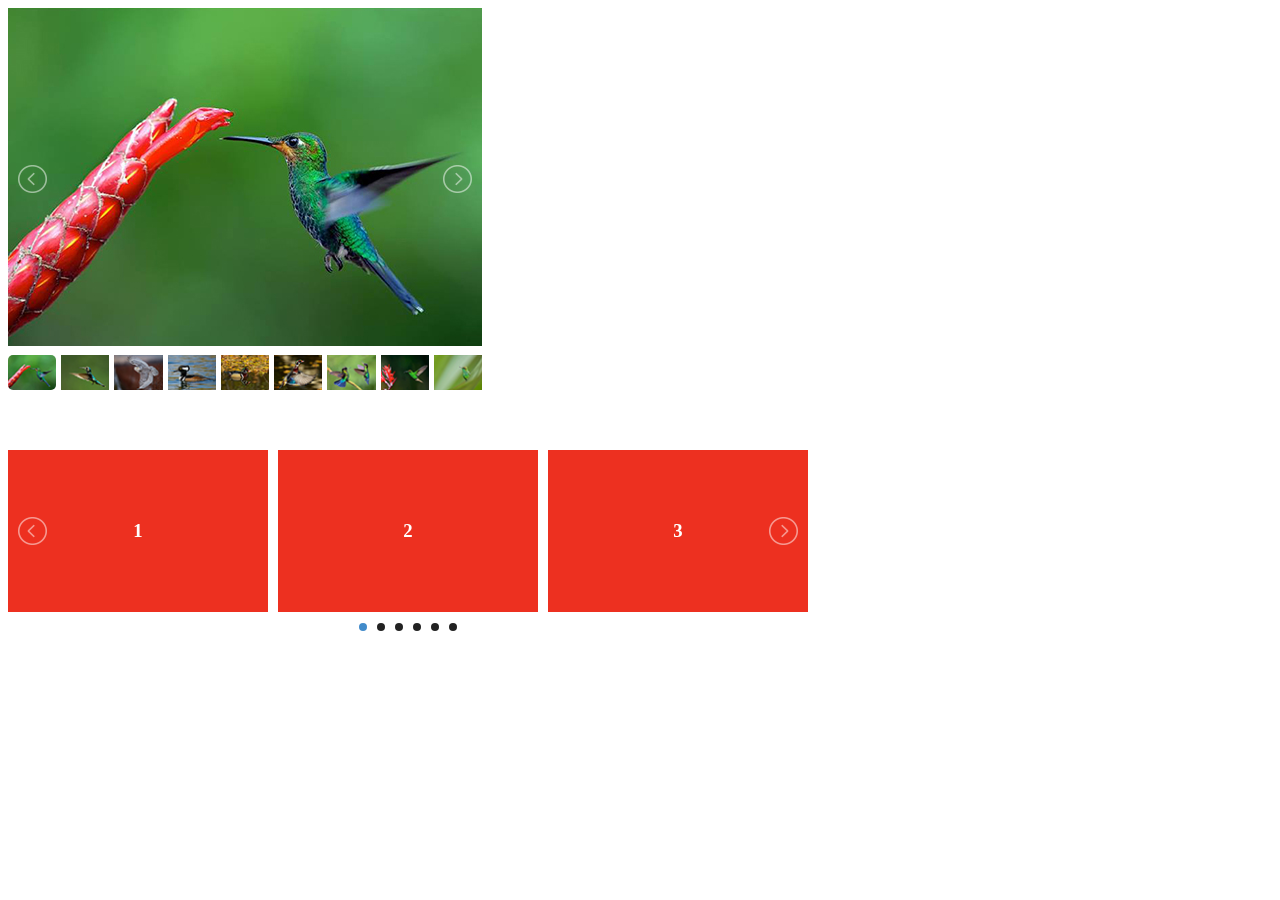
<file: assets/css/lightslider-master/demo/index.html>
<!DOCTYPE html>
<html lang="en">
    <head>
    <title>lightSlider Demo</title>
    <meta charset="utf-8">
    <meta http-equiv="X-UA-Compatible" content="IE=edge">
    <meta name="description" content="">
    <link rel="stylesheet"  href="../src/css/lightslider.css"/>
    <style>
    	ul{
			list-style: none outside none;
		    padding-left: 0;
            margin: 0;
		}
        .demo .item{
            margin-bottom: 60px;
        }
		.content-slider li{
		    background-color: #ed3020;
		    text-align: center;
		    color: #FFF;
		}
		.content-slider h3 {
		    margin: 0;
		    padding: 70px 0;
		}
		.demo{
			width: 800px;
		}
    </style>
    <script src="http://ajax.googleapis.com/ajax/libs/jquery/1.9.1/jquery.min.js"></script>
    <script src="../src/js/lightslider.js"></script> 
    <script>
    	 $(document).ready(function() {
			$("#content-slider").lightSlider({
                loop:true,
                keyPress:true
            });
            $('#image-gallery').lightSlider({
                gallery:true,
                item:1,
                thumbItem:9,
                slideMargin: 0,
                speed:500,
                auto:true,
                loop:true,
                onSliderLoad: function() {
                    $('#image-gallery').removeClass('cS-hidden');
                }  
            });
		});
    </script>
</head>
<body>
	<div class="demo">
        <div class="item">            
            <div class="clearfix" style="max-width:474px;">
                <ul id="image-gallery" class="gallery list-unstyled cS-hidden">
                    <li data-thumb="img/thumb/cS-1.jpg"> 
                        <img src="img/cS-1.jpg" />
                         </li>
                    <li data-thumb="img/thumb/cS-2.jpg"> 
                        <img src="img/cS-2.jpg" />
                         </li>
                    <li data-thumb="img/thumb/cS-3.jpg"> 
                        <img src="img/cS-3.jpg" />
                         </li>
                    <li data-thumb="img/thumb/cS-4.jpg"> 
                        <img src="img/cS-4.jpg" />
                         </li>
                    <li data-thumb="img/thumb/cS-5.jpg"> 
                        <img src="img/cS-5.jpg" />
                         </li>
                    <li data-thumb="img/thumb/cS-6.jpg"> 
                        <img src="img/cS-6.jpg" />
                         </li>
                    <li data-thumb="img/thumb/cS-7.jpg"> 
                        <img src="img/cS-7.jpg" />
                         </li>
                    <li data-thumb="img/thumb/cS-8.jpg"> 
                        <img src="img/cS-8.jpg" />
                         </li>
                    <li data-thumb="img/thumb/cS-9.jpg"> 
                        <img src="img/cS-9.jpg" />
                         </li>
                    <li data-thumb="img/thumb/cS-10.jpg"> 
                        <img src="img/cS-10.jpg" />
                         </li>
                    <li data-thumb="img/thumb/cS-11.jpg"> 
                        <img src="img/cS-11.jpg" />
                         </li>
                    <li data-thumb="img/thumb/cS-12.jpg"> 
                        <img src="img/cS-12.jpg" />
                         </li>
                    <li data-thumb="img/thumb/cS-13.jpg"> 
                        <img src="img/cS-13.jpg" />
                         </li>
                    <li data-thumb="img/thumb/cS-14.jpg"> 
                        <img src="img/cS-14.jpg" />
                         </li>
                    <li data-thumb="img/thumb/cS-15.jpg"> 
                        <img src="img/cS-15.jpg" />
                         </li>
                </ul>
            </div>
        </div>
        <div class="item">
            <ul id="content-slider" class="content-slider">
                <li>
                    <h3>1</h3>
                </li>
                <li>
                    <h3>2</h3>
                </li>
                <li>
                    <h3>3</h3>
                </li>
                <li>
                    <h3>4</h3>
                </li>
                <li>
                    <h3>5</h3>
                </li>
                <li>
                    <h3>6</h3>
                </li>
            </ul>
        </div>

    </div>	
</body>
</file>
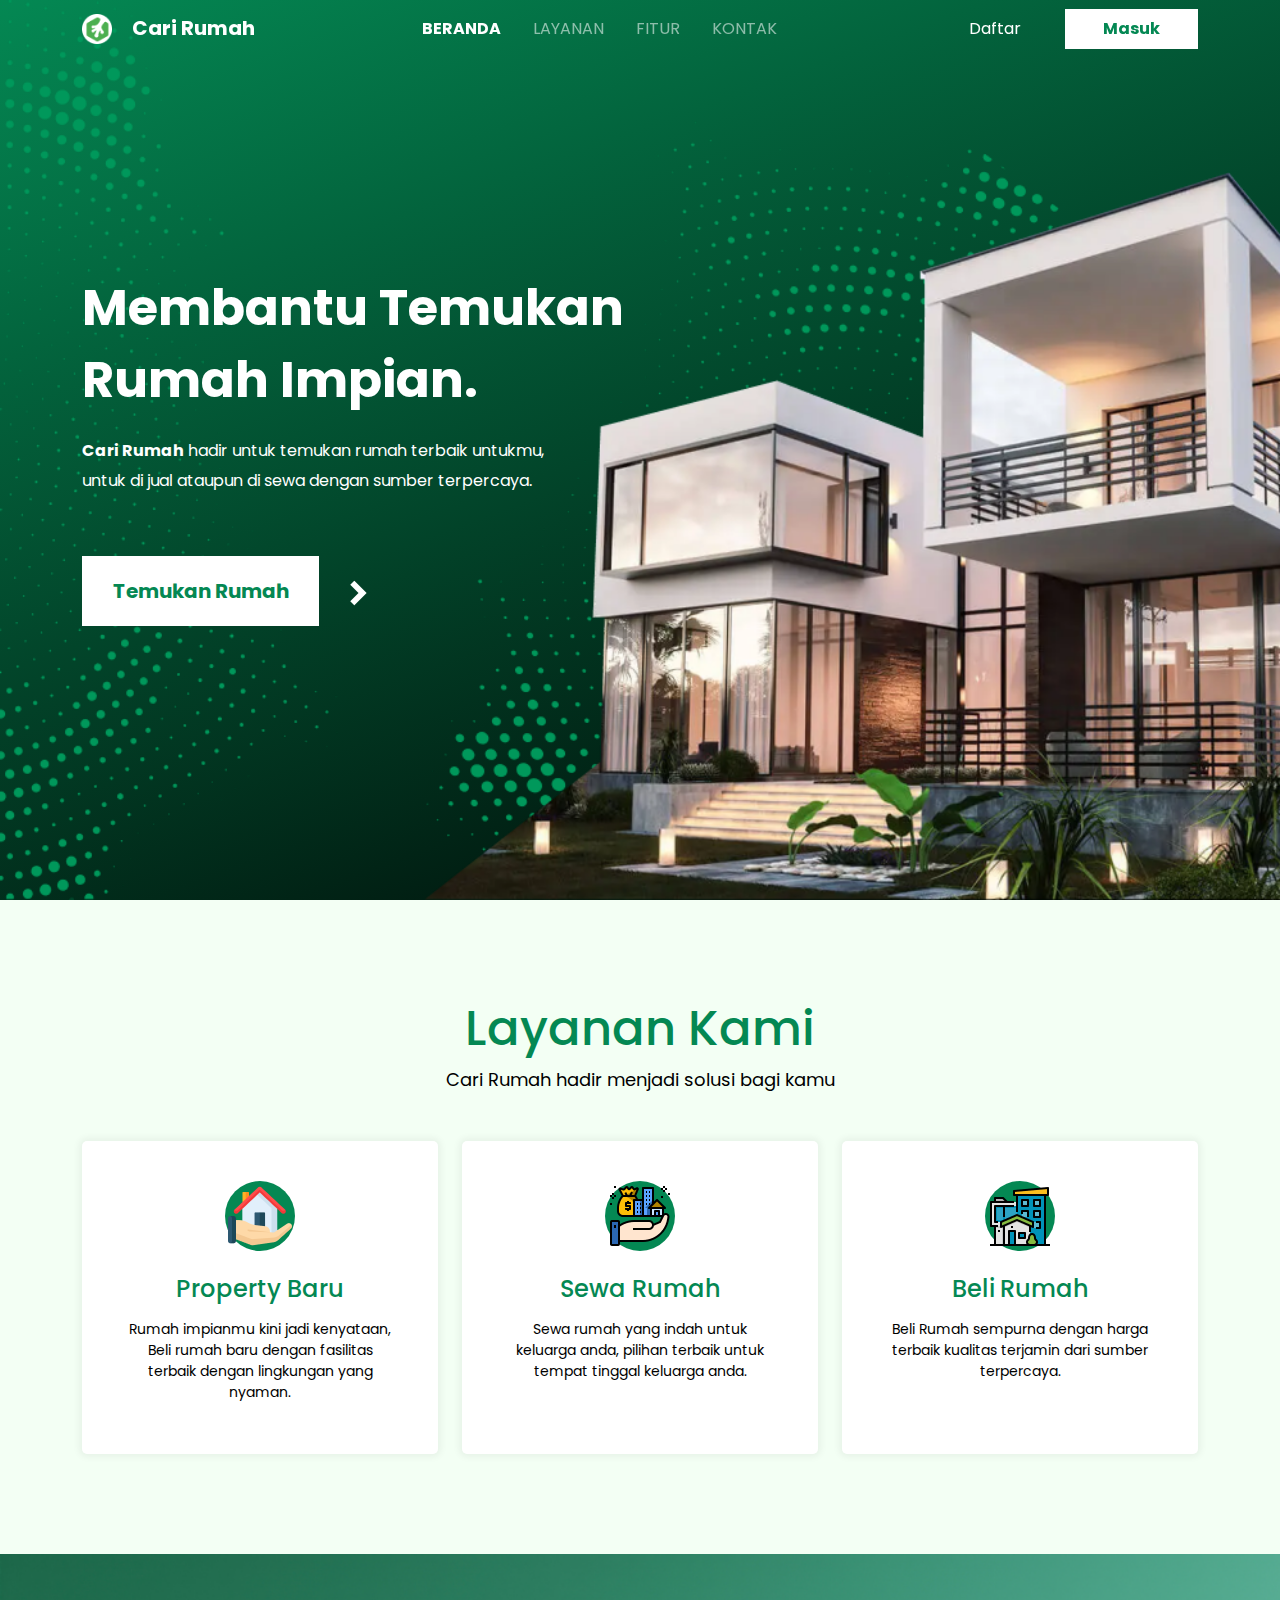
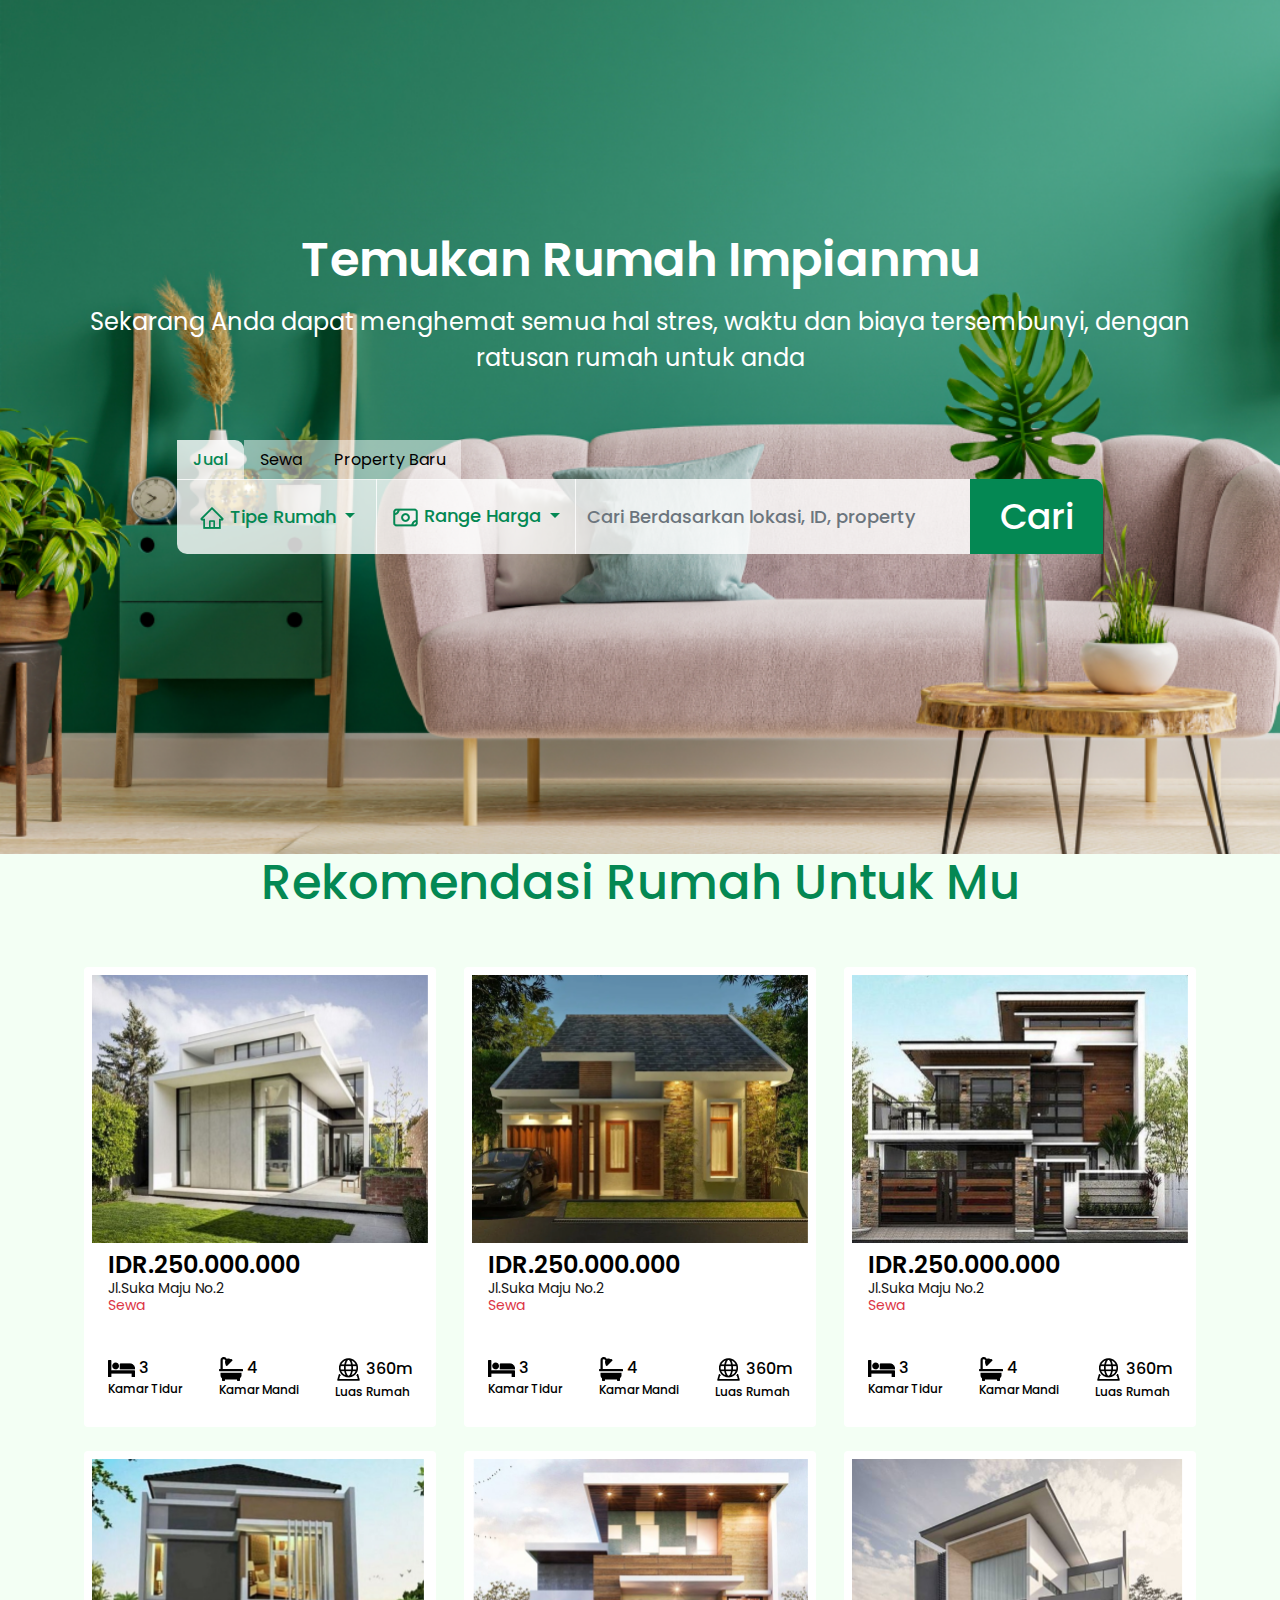
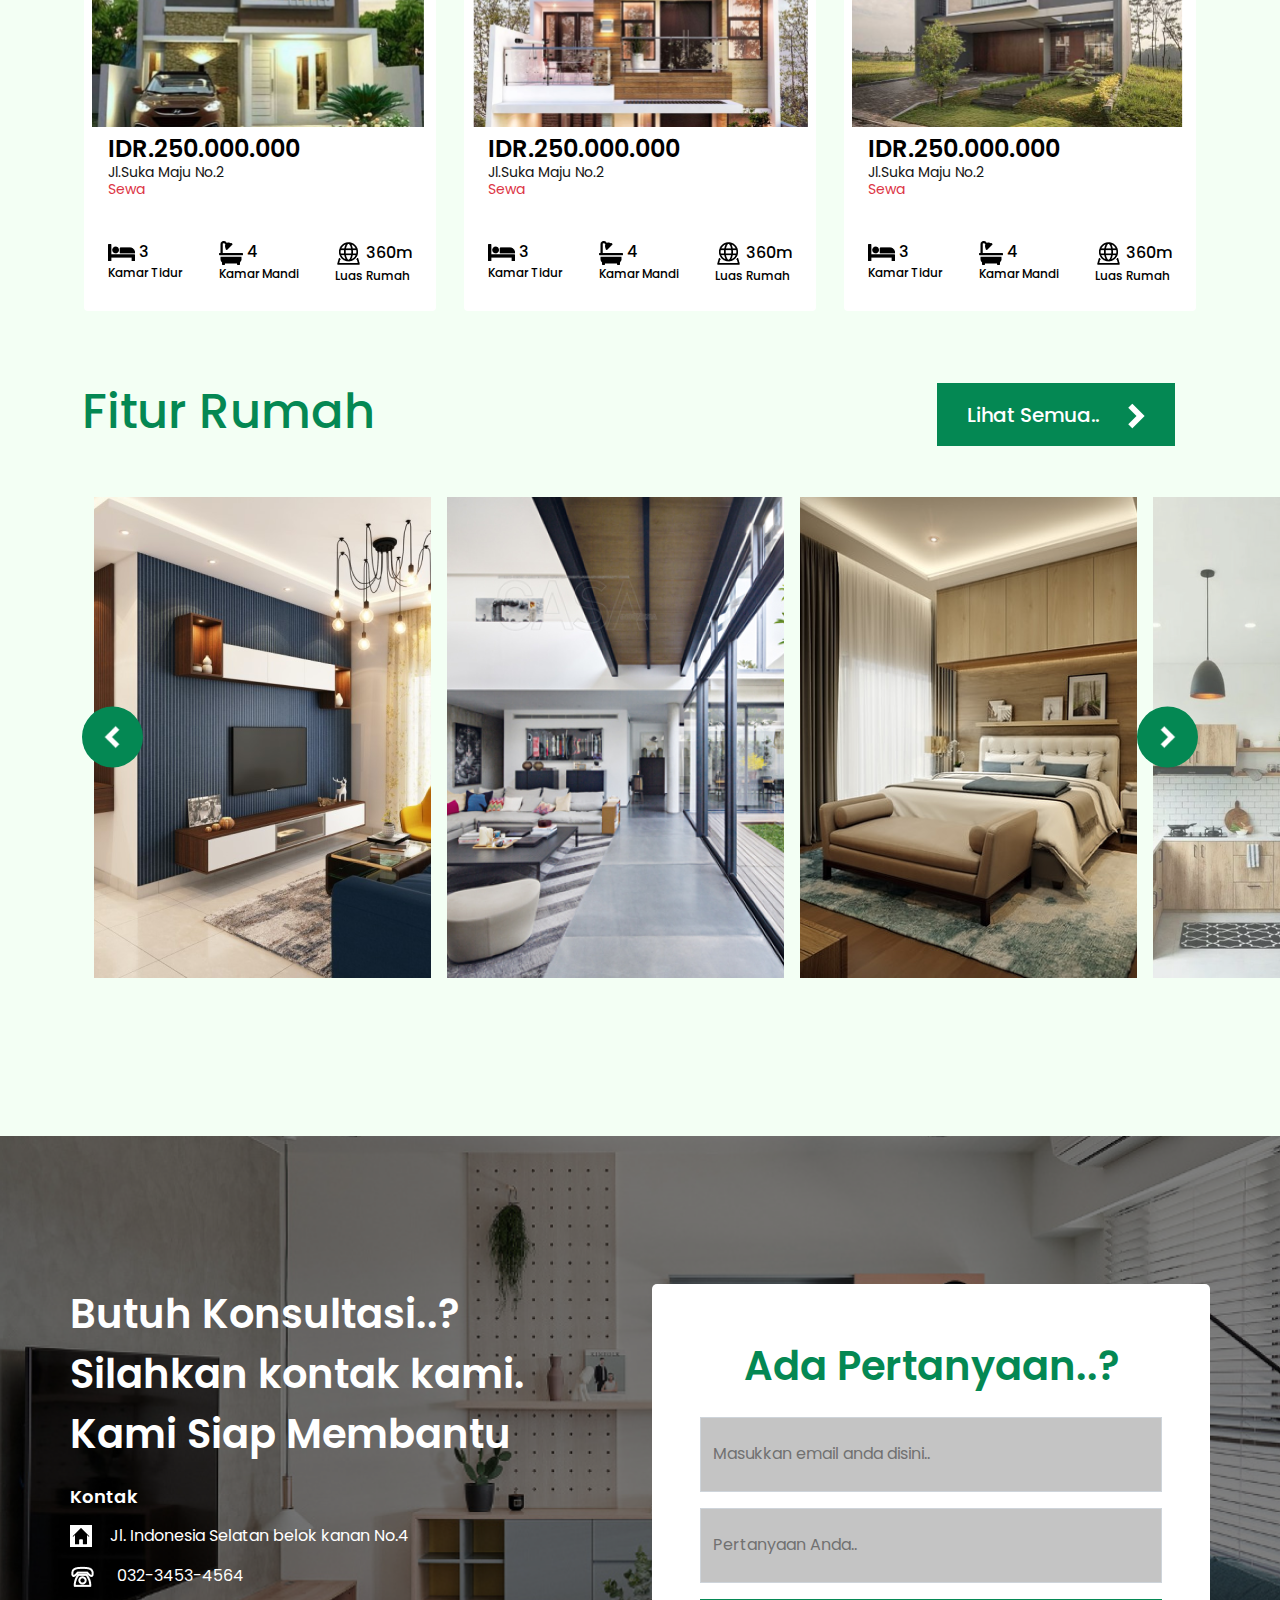
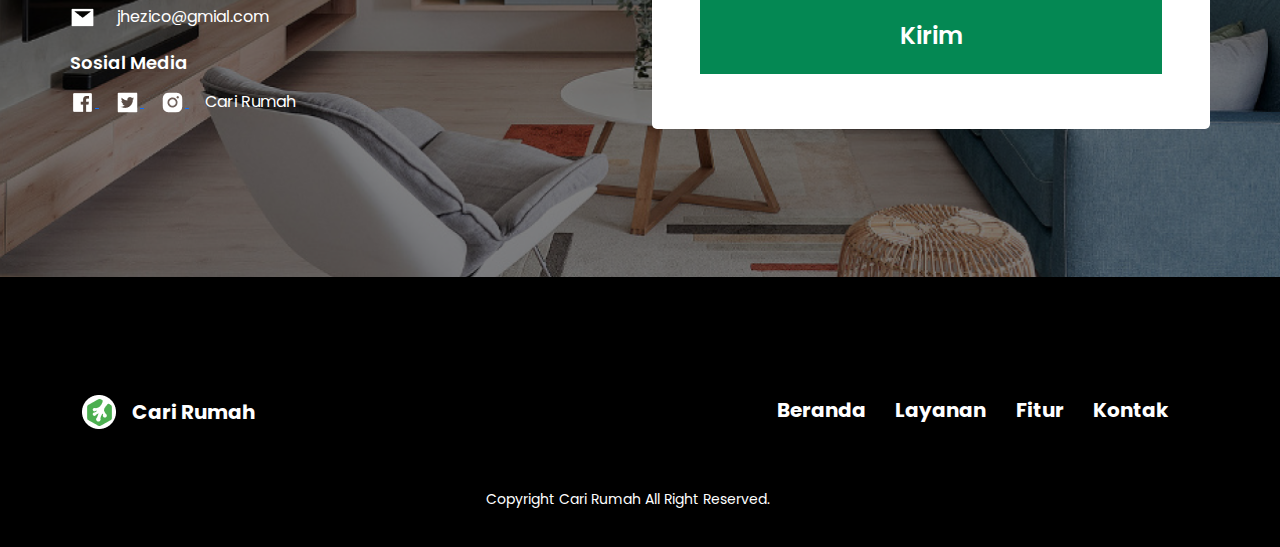
<file: indexs.html>
<!doctype html>
<html lang="en">

<head>
  <!-- Required meta tags -->
  <meta charset="utf-8">
  <meta name="viewport" content="width=device-width, initial-scale=1">

  <!-- CSS -->
  <link href="assets/bootstrap/css/bootstrap.min.css" rel="stylesheet">
  <link rel="stylesheet" href="assets/css/main.css">
  <link rel="stylesheet" href="assets/css/responsive.css">
  <!-- FONT -->
  <link rel="preconnect" href="https://fonts.googleapis.com">
  <link rel="preconnect" href="https://fonts.gstatic.com" crossorigin>
  <link href="https://fonts.googleapis.com/css2?family=Poppins:wght@400;500;600;700&display=swap" rel="stylesheet">
  <!-- LOGO -->
  <link rel="icon" href="assets/gambar/Logo Icon.png" type="image/x-icon">
  <title>Cari Rumah</title>
</head>

<body>
  <!-- NavBar Start -->
  <nav class="navbar navbar-expand-lg navbar-dark bg-transparent position-fixed w-100">
    <div class="container">
      <a class="navbar-brand" href="#">
        <img src="assets/gambar/Logo Icon.png" alt="" width="30" class="d-inline-block align-text-top me-3">
        Cari Rumah</a>
      <button class="navbar-toggler" type="button" data-bs-toggle="collapse" data-bs-target="#navbarNav"
        aria-controls="navbarNav" aria-expanded="false" aria-label="Toggle navigation">
        <span class="navbar-toggler-icon"></span>
      </button>
      <div class="collapse navbar-collapse" id="navbarNav">
        <ul class="navbar-nav mx-auto">
          <li class="nav-item mx-2">
            <a class="nav-link active" aria-current="page" href="#">BERANDA</a>
          </li>
          <li class="nav-item mx-2">
            <a class="nav-link" href="#">LAYANAN</a>
          </li>
          <li class="nav-item mx-2">
            <a class="nav-link" href="#">FITUR</a>
          </li>
          <li class="nav-item mx-2">
            <a class="nav-link" href="#">KONTAK</a>
          </li>
        </ul>

        <div>
          <button class="button-primary">Daftar</button>
          <button class="button-secondary">Masuk</button>
        </div>
      </div>
    </div>
  </nav>
  <!-- NavBar End -->

  <!-- Hero Section Start -->
  <section id="hero">
    <div class="container h-100">
      <div class="row h-100">
        <div class="col-md-6 hero-tagline my-auto">
          <h1>Membantu Temukan Rumah Impian.</h1>
          <p>
            <span class="fw-bold">Cari Rumah</span>
            hadir untuk temukan rumah terbaik untukmu, untuk di jual ataupun di sewa dengan sumber terpercaya.
          </p>
          <button class="button-lg-primary">Temukan Rumah</button>
          <a href="#">
            <img src="assets/gambar/Right Arrow lg.png" alt="">
          </a>
        </div>
      </div>
      <img src="assets/gambar/Hero Image.png" alt="" class="position-absolute end-0 bottom-0 img-hero">
      <img src="assets/gambar/Accsent 1.png" alt="" class="aksen-img h-100 position-absolute top-0 start-0">
    </div>
  </section>
  <!-- Hero Section End -->

  <!-- Layanan Section Start -->
  <section id="layanan">
    <div class="container">
      <div class="row">
        <div class="col-12 text-center">
          <h2>Layanan Kami</h2>
          <span class="sub-title">Cari Rumah hadir menjadi solusi bagi kamu</span>
        </div>
      </div>
      <div class="row mt-5">
        <div class="col-md-4 text-center">
          <div class="card-layanan">
            <div class="circle-icon position-relative mx-auto">
              <img src="assets/gambar/Icon-propertybaru.png" class="position-absolute top-50 start-50 translate-middle">
            </div>
            <h3 class="mt-4">Property Baru</h3>
            <p class="mt-3">Rumah impianmu kini jadi kenyataan, Beli rumah baru dengan fasilitas terbaik dengan
              lingkungan yang nyaman.</p>
          </div>
        </div>
        <div class="col-md-4 text-center">
          <div class="card-layanan">
            <div class="circle-icon position-relative mx-auto">
              <img src="assets/gambar/Icon Sewa.png" class="position-absolute top-50 start-50 translate-middle">
            </div>
            <h3 class="mt-4">Sewa Rumah</h3>
            <p class="mt-3">Sewa rumah yang indah untuk keluarga anda, pilihan terbaik untuk tempat tinggal keluarga
              anda.</p>
          </div>
        </div>
        <div class="col-md-4 text-center">
          <div class="card-layanan">
            <div class="circle-icon position-relative mx-auto">
              <img src="assets/gambar/Icon Beli.png" class="position-absolute top-50 start-50 translate-middle">
            </div>
            <h3 class="mt-4">Beli Rumah</h3>
            <p class="mt-3">Beli Rumah sempurna dengan harga terbaik kualitas terjamin dari sumber terpercaya.</p>
          </div>
        </div>
      </div>
    </div>
  </section>
  <!-- Layanan Section End -->

  <!-- Search Section Start -->
  <section id="search" class="d-flex align-items-center">
    <div class="container">
      <div class="row">
        <div class="col-12 text-center">
          <h2>Temukan Rumah Impianmu</h2>
          <p>Sekarang Anda dapat menghemat semua hal stres, waktu dan biaya tersembunyi, dengan
            ratusan rumah untuk anda</p>
        </div>
        <div class="col-10 mx-auto mt-5">
          <nav>
            <div class="nav nav-tabs" id="nav-tab" role="tablist">
              <button class="nav-link active" id="nav-home-tab" data-bs-toggle="tab" data-bs-target="#nav-home"
                type="button" role="tab" aria-controls="nav-home" aria-selected="true">Jual</button>
              <button class="nav-link" id="nav-profile-tab" data-bs-toggle="tab" data-bs-target="#nav-profile"
                type="button" role="tab" aria-controls="nav-profile" aria-selected="false">Sewa</button>
              <button class="nav-link" id="nav-contact-tab" data-bs-toggle="tab" data-bs-target="#nav-contact"
                type="button" role="tab" aria-controls="nav-contact" aria-selected="false">Property Baru</button>
            </div>
          </nav>
          <div class="tab-content" id="nav-tabContent">
            <div class="tab-pane fade show active" id="nav-home" role="tabpanel" aria-labelledby="nav-home-tab">
              <div class="input-group mb-3 input-cari mb-3">
                <!-- Dropdown Tipe Rumah Start -->
                <button class="button-secondary dropdown-toggle" type="button" data-bs-toggle="dropdown"
                  aria-expanded="false">
                  <img src="assets/gambar/Home Icon.png" class="d-block d-lg-inline mx-auto" alt=""> Tipe Rumah
                </button>
                <ul class="dropdown-menu">
                  <li><a class="dropdown-item" href="#">Action</a></li>
                  <li><a class="dropdown-item" href="#">Another action</a></li>
                  <li><a class="dropdown-item" href="#">Something else here</a></li>
                  <li>
                    <hr class="dropdown-divider">
                  </li>
                  <li><a class="dropdown-item" href="#">Separated link</a></li>
                </ul>
                <!-- Dropdown Tipe Rumah End -->
                <!-- Dropdown Range Harga Start -->
                <button class="button-secondary dropdown-toggle" type="button" data-bs-toggle="dropdown"
                  aria-expanded="false">
                  <img src="assets/gambar/Money-icon.png" class="d-block d-lg-inline mx-auto" alt=""> Range Harga
                </button>
                <ul class="dropdown-menu">
                  <li><a class="dropdown-item" href="#">Action</a></li>
                  <li><a class="dropdown-item" href="#">Another action</a></li>
                  <li><a class="dropdown-item" href="#">Something else here</a></li>
                  <li>
                    <hr class="dropdown-divider">
                  </li>
                  <li><a class="dropdown-item" href="#">Separated link</a></li>
                </ul>
                <!-- Dropdown Range Harga End -->
                <input type="text" class="form-control button-secondary" aria-label="Text input with dropdown button"
                  placeholder="Cari Berdasarkan lokasi, ID, property">
                <button class="button-primary" type="button" id="button-addon2">Cari</button>
              </div>
            </div>


            <div class="tab-pane fade" id="nav-profile" role="tabpanel" aria-labelledby="nav-profile-tab">
              <div class="input-group mb-3 input-cari mb-3">
                <!-- Dropdown Tipe Rumah Start -->
                <button class="button-secondary dropdown-toggle" type="button" data-bs-toggle="dropdown"
                  aria-expanded="false">
                  <img src="assets/gambar/Home Icon.png" class="d-block d-lg-inline mx-auto" alt=""> Tipe Rumah
                </button>
                <ul class="dropdown-menu">
                  <li><a class="dropdown-item" href="#">Action</a></li>
                  <li><a class="dropdown-item" href="#">Another action</a></li>
                  <li><a class="dropdown-item" href="#">Something else here</a></li>
                  <li>
                    <hr class="dropdown-divider">
                  </li>
                  <li><a class="dropdown-item" href="#">Separated link</a></li>
                </ul>
                <!-- Dropdown Tipe Rumah End -->
                <!-- Dropdown Range Harga Start -->
                <button class="button-secondary dropdown-toggle" type="button" data-bs-toggle="dropdown"
                  aria-expanded="false">
                  <img src="assets/gambar/Money-icon.png" class="d-block d-lg-inline mx-auto" alt=""> Range Harga
                </button>
                <ul class="dropdown-menu">
                  <li><a class="dropdown-item" href="#">Action</a></li>
                  <li><a class="dropdown-item" href="#">Another action</a></li>
                  <li><a class="dropdown-item" href="#">Something else here</a></li>
                  <li>
                    <hr class="dropdown-divider">
                  </li>
                  <li><a class="dropdown-item" href="#">Separated link</a></li>
                </ul>
                <!-- Dropdown Range Harga End -->
                <input type="text" class="form-control button-secondary" aria-label="Text input with dropdown button"
                  placeholder="Cari Berdasarkan lokasi, ID, property">
                <button class="button-primary" type="button" id="button-addon2">Cari</button>
              </div>
            </div>
            <div class="tab-pane fade" id="nav-contact" role="tabpanel" aria-labelledby="nav-contact-tab">
              <div class="input-group mb-3 input-cari mb-3">
                <!-- Dropdown Tipe Rumah Start -->
                <button class="button-secondary dropdown-toggle" type="button" data-bs-toggle="dropdown"
                  aria-expanded="false">
                  <img src="assets/gambar/Home Icon.png" class="d-block d-lg-inline mx-auto" alt=""> Tipe Rumah
                </button>
                <ul class="dropdown-menu">
                  <li><a class="dropdown-item" href="#">Action</a></li>
                  <li><a class="dropdown-item" href="#">Another action</a></li>
                  <li><a class="dropdown-item" href="#">Something else here</a></li>
                  <li>
                    <hr class="dropdown-divider">
                  </li>
                  <li><a class="dropdown-item" href="#">Separated link</a></li>
                </ul>
                <!-- Dropdown Tipe Rumah End -->
                <!-- Dropdown Range Harga Start -->
                <button class="button-secondary dropdown-toggle" type="button" data-bs-toggle="dropdown"
                  aria-expanded="false">
                  <img src="assets/gambar/Money-icon.png" class="d-block d-lg-inline mx-auto" alt=""> Range Harga
                </button>
                <ul class="dropdown-menu">
                  <li><a class="dropdown-item" href="#">Action</a></li>
                  <li><a class="dropdown-item" href="#">Another action</a></li>
                  <li><a class="dropdown-item" href="#">Something else here</a></li>
                  <li>
                    <hr class="dropdown-divider">
                  </li>
                  <li><a class="dropdown-item" href="#">Separated link</a></li>
                </ul>
                <!-- Dropdown Range Harga End -->
                <input type="text" class="form-control button-secondary" aria-label="Text input with dropdown button"
                  placeholder="Cari Berdasarkan lokasi, ID, property">
                <button class="button-primary" type="button" id="button-addon2">Cari</button>
              </div>
            </div>
          </div>
        </div>
      </div>
    </div>
  </section>
  <!-- Search Section End -->

  <!-- Rekomendasi Section Start -->
  <section id="rekomendasi">
    <div class="container">
      <div class="row mb-5">
        <div class="col-12 text-center">
          <h2>Rekomendasi Rumah Untuk Mu</h2>
        </div>
      </div>
      <div class="row">
        <div class="col-lg-4 col-md-6 mb-4 d-flex justify-content-evenly">
          <div class="card p-2" style="width: 22rem;">
            <img src="assets/gambar/Rekomendasi1.png" alt="">
            <div class="card-body">
              <h4>IDR.250.000.000</h4>
              <p class="mb-4 lh-sm">Jl.Suka Maju No.2 <br> <span class="text-danger">Sewa</span></p>
            </div>
            <div class="card-fasilitas d-flex justify-content-between px-4">
              <span>
                <img src="assets/gambar/Icon Kamar Tidur.png" alt=""> 3
                <p>Kamar Tidur</p>
              </span>
              <span>
                <img src="assets/gambar/Icon Kamar Mandi.png" alt=""> 4
                <p>Kamar Mandi</p>
              </span>
              <span>
                <img src="assets/gambar/Icon Luas Tanah.png" alt=""> 360m
                <p>Luas Rumah</p>
              </span>
            </div>
          </div>
        </div>
        <div class="col-lg-4 col-md-6 mb-4 d-flex justify-content-evenly">
          <div class="card p-2" style="width: 22rem;">
            <img src="assets/gambar/Rekomendasi2.png" alt="">
            <div class="card-body">
              <h4>IDR.250.000.000</h4>
              <p class="mb-4 lh-sm">Jl.Suka Maju No.2 <br> <span class="text-danger">Sewa</span></p>
            </div>
            <div class="card-fasilitas d-flex justify-content-between px-4">
              <span>
                <img src="assets/gambar/Icon Kamar Tidur.png" alt=""> 3
                <p>Kamar Tidur</p>
              </span>
              <span>
                <img src="assets/gambar/Icon Kamar Mandi.png" alt=""> 4
                <p>Kamar Mandi</p>
              </span>
              <span>
                <img src="assets/gambar/Icon Luas Tanah.png" alt=""> 360m
                <p>Luas Rumah</p>
              </span>
            </div>
          </div>
        </div>
        <div class="col-lg-4 col-md-6 mb-4 d-flex justify-content-evenly">
          <div class="card p-2" style="width: 22rem;">
            <img src="assets/gambar/Rekomendasi3.png" alt="">
            <div class="card-body">
              <h4>IDR.250.000.000</h4>
              <p class="mb-4 lh-sm">Jl.Suka Maju No.2 <br> <span class="text-danger">Sewa</span></p>
            </div>
            <div class="card-fasilitas d-flex justify-content-between px-4">
              <span>
                <img src="assets/gambar/Icon Kamar Tidur.png" alt=""> 3
                <p>Kamar Tidur</p>
              </span>
              <span>
                <img src="assets/gambar/Icon Kamar Mandi.png" alt=""> 4
                <p>Kamar Mandi</p>
              </span>
              <span>
                <img src="assets/gambar/Icon Luas Tanah.png" alt=""> 360m
                <p>Luas Rumah</p>
              </span>
            </div>
          </div>
        </div>
        <div class="col-lg-4 col-md-6 mb-4 d-flex justify-content-evenly">
          <div class="card p-2" style="width: 22rem;">
            <img src="assets/gambar/Rekomendasi4.png" alt="">
            <div class="card-body">
              <h4>IDR.250.000.000</h4>
              <p class="mb-4 lh-sm">Jl.Suka Maju No.2 <br> <span class="text-danger">Sewa</span></p>
            </div>
            <div class="card-fasilitas d-flex justify-content-between px-4">
              <span>
                <img src="assets/gambar/Icon Kamar Tidur.png" alt=""> 3
                <p>Kamar Tidur</p>
              </span>
              <span>
                <img src="assets/gambar/Icon Kamar Mandi.png" alt=""> 4
                <p>Kamar Mandi</p>
              </span>
              <span>
                <img src="assets/gambar/Icon Luas Tanah.png" alt=""> 360m
                <p>Luas Rumah</p>
              </span>
            </div>
          </div>
        </div>
        <div class="col-lg-4 col-md-6 mb-4 d-flex justify-content-evenly">
          <div class="card p-2" style="width: 22rem;">
            <img src="assets/gambar/Rekomendasi5.png" alt="">
            <div class="card-body">
              <h4>IDR.250.000.000</h4>
              <p class="mb-4 lh-sm">Jl.Suka Maju No.2 <br> <span class="text-danger">Sewa</span></p>
            </div>
            <div class="card-fasilitas d-flex justify-content-between px-4">
              <span>
                <img src="assets/gambar/Icon Kamar Tidur.png" alt=""> 3
                <p>Kamar Tidur</p>
              </span>
              <span>
                <img src="assets/gambar/Icon Kamar Mandi.png" alt=""> 4
                <p>Kamar Mandi</p>
              </span>
              <span>
                <img src="assets/gambar/Icon Luas Tanah.png" alt=""> 360m
                <p>Luas Rumah</p>
              </span>
            </div>
          </div>
        </div>
        <div class="col-lg-4 col-md-6 mb-4 d-flex justify-content-evenly">
          <div class="card p-2" style="width: 22rem;">
            <img src="assets/gambar/Rekomendasi6.png" alt="">
            <div class="card-body">
              <h4>IDR.250.000.000</h4>
              <p class="mb-4 lh-sm">Jl.Suka Maju No.2 <br> <span class="text-danger">Sewa</span></p>
            </div>
            <div class="card-fasilitas d-flex justify-content-between px-4">
              <span>
                <img src="assets/gambar/Icon Kamar Tidur.png" alt=""> 3
                <p>Kamar Tidur</p>
              </span>
              <span>
                <img src="assets/gambar/Icon Kamar Mandi.png" alt=""> 4
                <p>Kamar Mandi</p>
              </span>
              <span>
                <img src="assets/gambar/Icon Luas Tanah.png" alt=""> 360m
                <p>Luas Rumah</p>
              </span>
            </div>
          </div>
        </div>
      </div>
    </div>
  </section>
  <!-- Rekomendasi Section End -->

  <!-- Fitur Section Start -->
  <section id="fitur" class="mt-5 overflow-hidden">
    <div class="container position-relative">
      <div class="row mb-4">
        <div class="col-lg-9 col-md-12 text-center text-lg-start">
          <h2>Fitur Rumah</h2>
        </div>
        <div class="col-lg-3 col-md-12">
          <button class="button-fitur">
            Lihat Semua..
            <img src="assets/gambar/Right Arrow.png" alt="" class="ms-4">
          </button>
        </div>
      </div>
      <div class="container position-relative mt-5">
        <div class="row">
          <div class="col-12 d-flex justify-content-start">
            <div class="card-fitur me-3 position-relative">
              <img src="assets/gambar/Fitur Rumah 1.png" alt="">
              <div class="overlay position-absolute top-0 bottom-0 start-0 end-0 w-100 h-100">
                <div class="position-absolute top-50 start-50 translate-middle text-center w-100">
                  <h5>Kamar Tidur</h5>
                  <span>Rumah minimalis Type-A2</span>
                  <h6>IDR.250jt</h6>
                  <button>Lihat Rumah</button>
                </div>
              </div>
            </div>
            <div class="card-fitur me-3 position-relative">
              <img src="assets/gambar/Fitur Rumah 2.png" alt="">
              <div class="overlay position-absolute top-0 bottom-0 start-0 end-0 w-100 h-100">
                <div class="position-absolute top-50 start-50 translate-middle text-center w-100">
                  <h5>Kamar Tidur</h5>
                  <span>Rumah minimalis Type-A2</span>
                  <h6>IDR.250jt</h6>
                  <button>Lihat Rumah</button>
                </div>
              </div>
            </div>
            <div class="card-fitur me-3 position-relative">
              <img src="assets/gambar/Fitur Rumah 3.png" alt="">
              <div class="overlay position-absolute top-0 bottom-0 start-0 end-0 w-100 h-100">
                <div class="position-absolute top-50 start-50 translate-middle text-center w-100">
                  <h5>Kamar Tidur</h5>
                  <span>Rumah minimalis Type-A2</span>
                  <h6>IDR.250jt</h6>
                  <button>Lihat Rumah</button>
                </div>
              </div>
            </div>
            <div class="card-fitur me-3 position-relative">
              <img src="assets/gambar/Fitur Rumah 4.png" alt="">
              <div class="overlay position-absolute top-0 bottom-0 start-0 end-0 w-100 h-100">
                <div class="position-absolute top-50 start-50 translate-middle text-center w-100">
                  <h5>Kamar Tidur</h5>
                  <span>Rumah minimalis Type-A2</span>
                  <h6>IDR.250jt</h6>
                  <button>Lihat Rumah</button>
                </div>
              </div>
            </div>
          </div>
        </div>
        <button class="button-arrow-left position-absolute start-0 top-50 translate-middle-y">
          <img src="assets/gambar/Left Arrow lg.png" alt="" class="w-100 h-100">
        </button>
        <button class="button-arrow-right position-absolute end-0 top-50 translate-middle-y">
          <img src="assets/gambar/Right Arrow lg.png" alt="" class="w-100 h-100">
        </button>
      </div>
    </div>
  </section>
  <!-- Fitur Section End -->

  <!-- Section Contact Start -->
  <section id="contact">
    <div class="container-fluid overlay h-100">
      <div class="container">
        <div class="row">
          <div class="col-md-6">
            <h3>Butuh Konsultasi..? Silahkan kontak kami. Kami Siap Membantu</h3>
            <div class="kontak">
              <h6>Kontak</h6>
              <div class="mb-3 d-flex align-items-center">
                <div>
                  <img src="assets/gambar/Alamat Icon.png" alt="">
                </div>
                <a href="#">Jl. Indonesia Selatan belok kanan No.4</a>
              </div>
              <div class="mb-3">
                <img src="assets/gambar/Telepon Icon.png" alt="">
                <a href="#">032-3453-4564</a>
              </div>
              <div class="mb-3">
                <img src="assets/gambar/Email Icon.png" alt="">
                <a href="#">jhezico@gmial.com</a>
              </div>
            </div>
            <h6>Sosial Media</h6>
            <a href="#" class="me-lg-3 me-1">
              <img src="assets/gambar/Facebook Icon.png" alt="">
            </a>
            <a href="#" class="me-lg-3 me-1">
              <img src="assets/gambar/Twiter Icon.png" alt="">
            </a>
            <a href="#" class="me-lg-3 me-1">
              <img src="assets/gambar/Instagram Iicon.png" alt="">
            </a>
            <a href="#" class="linkcarirumah">Cari Rumah</a>
          </div>
          <div class="col-md-6">
            <div class="card-contact w-100">
              <form>
                <h2>Ada Pertanyaan..?</h2>
                <div class="form-floating mb-3">
                  <input type="email" class="form-control" id="floatingInput" placeholder="name@example.com">
                  <label for="floatingInput" class="d-flex align-items-center">Masukkan email anda disini..</label>
                </div>
                <div class="form-floating mb-3">
                  <input type="text" class="form-control" id="floatingInput" placeholder="name@example.com">
                  <label for="floatingInput" class="d-flex align-items-center">Pertanyaan Anda..</label>
                </div>
                <button type="submit" class="button-kontak">Kirim</button>
              </form>
            </div>
          </div>
        </div>
      </div>
    </div>
  </section>
  <!-- Section Contact End -->

  <!-- Section Footer Start -->
  <footer class="d-flex align-items-center position-relative">
    <div class="container-fluid">
      <div class="container">
        <div class="row">
          <div class="col-md-7 d-flex align-items-center justify-content-lg-start justify-content-center">
            <img src="assets/gambar/Logo Icon.png" alt="">
            <a href="#" class="ms-3">Cari Rumah</a>
          </div>
          <div class="col-md-5 d-flex justify-content-evenly justify-content-center">
            <a href="#hero">Beranda</a>
            <a href="#layanan">Layanan</a>
            <a href="#fitur">Fitur</a>
            <a href="#contact">Kontak</a>
          </div>
        </div>
        <div class="row position-absolute copyright start-50 translate-middle">
          <div class="col-12">
            <p class="text-center">Copyright Cari Rumah All Right Reserved.</p>
          </div>
        </div>
      </div>
    </div>
  </footer>
  <!-- Section Footer End -->

  <!-- Java Script -->
  <script src="assets/js/popper.min.js"></script>
  <script src="assets/bootstrap/js/bootstrap.min.js"></script>
  <script src="assets/js/script.js"></script>
  <script src="assets/js/jQuery.min.js"></script>
</body>

</html>
</file>
<file: assets/css/lightslider-master/src/css/lightslider.css>
/*! lightslider - v1.1.3 - 2015-04-14
* https://github.com/sachinchoolur/lightslider
* Copyright (c) 2015 Sachin N; Licensed MIT */
/** /!!! core css Should not edit !!!/**/ 

.lSSlideOuter {
    overflow: hidden;
    -webkit-touch-callout: none;
    -webkit-user-select: none;
    -khtml-user-select: none;
    -moz-user-select: none;
    -ms-user-select: none;
    user-select: none
}
.lightSlider:before, .lightSlider:after {
    content: " ";
    display: table;
}
.lightSlider {
    overflow: hidden;
    margin: 0;
}
.lSSlideWrapper {
    max-width: 100%;
    overflow: hidden;
    position: relative;
}
.lSSlideWrapper > .lightSlider:after {
    clear: both;
}
.lSSlideWrapper .lSSlide {
    -webkit-transform: translate(0px, 0px);
    -ms-transform: translate(0px, 0px);
    transform: translate(0px, 0px);
    -webkit-transition: all 1s;
    -webkit-transition-property: -webkit-transform,height;
    -moz-transition-property: -moz-transform,height;
    transition-property: transform,height;
    -webkit-transition-duration: inherit !important;
    transition-duration: inherit !important;
    -webkit-transition-timing-function: inherit !important;
    transition-timing-function: inherit !important;
}
.lSSlideWrapper .lSFade {
    position: relative;
}
.lSSlideWrapper .lSFade > * {
    position: absolute !important;
    top: 0;
    left: 0;
    z-index: 9;
    margin-right: 0;
    width: 100%;
}
.lSSlideWrapper.usingCss .lSFade > * {
    opacity: 0;
    -webkit-transition-delay: 0s;
    transition-delay: 0s;
    -webkit-transition-duration: inherit !important;
    transition-duration: inherit !important;
    -webkit-transition-property: opacity;
    transition-property: opacity;
    -webkit-transition-timing-function: inherit !important;
    transition-timing-function: inherit !important;
}
.lSSlideWrapper .lSFade > *.active {
    z-index: 10;
}
.lSSlideWrapper.usingCss .lSFade > *.active {
    opacity: 1;
}
/** /!!! End of core css Should not edit !!!/**/

/* Pager */
.lSSlideOuter .lSPager.lSpg {
    margin: 10px 0 0;
    padding: 0;
    text-align: center;
}
.lSSlideOuter .lSPager.lSpg > li {
    cursor: pointer;
    display: inline-block;
    padding: 0 5px;
}
.lSSlideOuter .lSPager.lSpg > li a {
    background-color: #222222;
    border-radius: 30px;
    display: inline-block;
    height: 8px;
    overflow: hidden;
    text-indent: -999em;
    width: 8px;
    position: relative;
    z-index: 99;
    -webkit-transition: all 0.5s linear 0s;
    transition: all 0.5s linear 0s;
}
.lSSlideOuter .lSPager.lSpg > li:hover a, .lSSlideOuter .lSPager.lSpg > li.active a {
    background-color: #428bca;
}
.lSSlideOuter .media {
    opacity: 0.8;
}
.lSSlideOuter .media.active {
    opacity: 1;
}
/* End of pager */

/** Gallery */
.lSSlideOuter .lSPager.lSGallery {
    list-style: none outside none;
    padding-left: 0;
    margin: 0;
    overflow: hidden;
    transform: translate3d(0px, 0px, 0px);
    -moz-transform: translate3d(0px, 0px, 0px);
    -ms-transform: translate3d(0px, 0px, 0px);
    -webkit-transform: translate3d(0px, 0px, 0px);
    -o-transform: translate3d(0px, 0px, 0px);
    -webkit-transition-property: -webkit-transform;
    -moz-transition-property: -moz-transform;
    -webkit-touch-callout: none;
    -webkit-user-select: none;
    -khtml-user-select: none;
    -moz-user-select: none;
    -ms-user-select: none;
    user-select: none;
}
.lSSlideOuter .lSPager.lSGallery li {
    overflow: hidden;
    -webkit-transition: border-radius 0.12s linear 0s 0.35s linear 0s;
    transition: border-radius 0.12s linear 0s 0.35s linear 0s;
}
.lSSlideOuter .lSPager.lSGallery li.active, .lSSlideOuter .lSPager.lSGallery li:hover {
    border-radius: 5px;
}
.lSSlideOuter .lSPager.lSGallery img {
    display: block;
    height: auto;
    max-width: 100%;
}
.lSSlideOuter .lSPager.lSGallery:before, .lSSlideOuter .lSPager.lSGallery:after {
    content: " ";
    display: table;
}
.lSSlideOuter .lSPager.lSGallery:after {
    clear: both;
}
/* End of Gallery*/

/* slider actions */
.lSAction > a {
    width: 32px;
    display: block;
    top: 50%;
    height: 32px;
    background-image: url('../img/controls.png');
    cursor: pointer;
    position: absolute;
    z-index: 99;
    margin-top: -16px;
    opacity: 0.5;
    -webkit-transition: opacity 0.35s linear 0s;
    transition: opacity 0.35s linear 0s;
}
.lSAction > a:hover {
    opacity: 1;
}
.lSAction > .lSPrev {
    background-position: 0 0;
    left: 10px;
}
.lSAction > .lSNext {
    background-position: -32px 0;
    right: 10px;
}
.lSAction > a.disabled {
    pointer-events: none;
}
.cS-hidden {
    height: 1px;
    opacity: 0;
    filter: alpha(opacity=0);
    overflow: hidden;
}


/* vertical */
.lSSlideOuter.vertical {
    position: relative;
}
.lSSlideOuter.vertical.noPager {
    padding-right: 0px !important;
}
.lSSlideOuter.vertical .lSGallery {
    position: absolute !important;
    right: 0;
    top: 0;
}
.lSSlideOuter.vertical .lightSlider > * {
    width: 100% !important;
    max-width: none !important;
}

/* vertical controlls */
.lSSlideOuter.vertical .lSAction > a {
    left: 50%;
    margin-left: -14px;
    margin-top: 0;
}
.lSSlideOuter.vertical .lSAction > .lSNext {
    background-position: 31px -31px;
    bottom: 10px;
    top: auto;
}
.lSSlideOuter.vertical .lSAction > .lSPrev {
    background-position: 0 -31px;
    bottom: auto;
    top: 10px;
}
/* vertical */


/* Rtl */
.lSSlideOuter.lSrtl {
    direction: rtl;
}
.lSSlideOuter .lightSlider, .lSSlideOuter .lSPager {
    padding-left: 0;
    list-style: none outside none;
}
.lSSlideOuter.lSrtl .lightSlider, .lSSlideOuter.lSrtl .lSPager {
    padding-right: 0;
}
.lSSlideOuter .lightSlider > *,  .lSSlideOuter .lSGallery li {
    float: left;
}
.lSSlideOuter.lSrtl .lightSlider > *,  .lSSlideOuter.lSrtl .lSGallery li {
    float: right !important;
}
/* Rtl */

@-webkit-keyframes rightEnd {
    0% {
        left: 0;
    }

    50% {
        left: -15px;
    }

    100% {
        left: 0;
    }
}
@keyframes rightEnd {
    0% {
        left: 0;
    }

    50% {
        left: -15px;
    }

    100% {
        left: 0;
    }
}
@-webkit-keyframes topEnd {
    0% {
        top: 0;
    }

    50% {
        top: -15px;
    }

    100% {
        top: 0;
    }
}
@keyframes topEnd {
    0% {
        top: 0;
    }

    50% {
        top: -15px;
    }

    100% {
        top: 0;
    }
}
@-webkit-keyframes leftEnd {
    0% {
        left: 0;
    }

    50% {
        left: 15px;
    }

    100% {
        left: 0;
    }
}
@keyframes leftEnd {
    0% {
        left: 0;
    }

    50% {
        left: 15px;
    }

    100% {
        left: 0;
    }
}
@-webkit-keyframes bottomEnd {
    0% {
        bottom: 0;
    }

    50% {
        bottom: -15px;
    }

    100% {
        bottom: 0;
    }
}
@keyframes bottomEnd {
    0% {
        bottom: 0;
    }

    50% {
        bottom: -15px;
    }

    100% {
        bottom: 0;
    }
}
.lSSlideOuter .rightEnd {
    -webkit-animation: rightEnd 0.3s;
    animation: rightEnd 0.3s;
    position: relative;
}
.lSSlideOuter .leftEnd {
    -webkit-animation: leftEnd 0.3s;
    animation: leftEnd 0.3s;
    position: relative;
}
.lSSlideOuter.vertical .rightEnd {
    -webkit-animation: topEnd 0.3s;
    animation: topEnd 0.3s;
    position: relative;
}
.lSSlideOuter.vertical .leftEnd {
    -webkit-animation: bottomEnd 0.3s;
    animation: bottomEnd 0.3s;
    position: relative;
}
.lSSlideOuter.lSrtl .rightEnd {
    -webkit-animation: leftEnd 0.3s;
    animation: leftEnd 0.3s;
    position: relative;
}
.lSSlideOuter.lSrtl .leftEnd {
    -webkit-animation: rightEnd 0.3s;
    animation: rightEnd 0.3s;
    position: relative;
}
/*/  GRab cursor */
.lightSlider.lsGrab > * {
  cursor: -webkit-grab;
  cursor: -moz-grab;
  cursor: -o-grab;
  cursor: -ms-grab;
  cursor: grab;
}
.lightSlider.lsGrabbing > * {
  cursor: move;
  cursor: -webkit-grabbing;
  cursor: -moz-grabbing;
  cursor: -o-grabbing;
  cursor: -ms-grabbing;
  cursor: grabbing;
}
</file>
<file: assets/css/main.css>
:root {
  --pr-color: #048853
}

body {
  font-family: 'Poppins', sans-serif;
  background-color: #F3FFF4;
}

/* NavBar Start */

.navbar {
  z-index: 3;
}

/* NavBar Color Start */

.bg-transparent {
  transition: all ease-in-out .3s;
}

.nav-color {
  background-color: #007245;
  transition: all ease-in-out .2s;
}

/* NavBar Color End */

* {
  z-index: 2;
}

.aksen-img {
  z-index: 1;
}

.img-hero {
  z-index: 1;
}

.navbar-brand {
  font-weight: 700;
  font-size: 20px;
}

.nav-link {
  font-size: 16px;
}

.nav-link.active {
  font-weight: 700;
}

.button-secondary {
  width: 133px;
  height: 40px;
  background-color: #fff;
  color: var(--pr-color);
  border: none;
  font-size: 16px;
  font-weight: 700;
}

.button-primary {
  width: 133px;
  height: 40px;
  background-color: transparent;
  color: #fff;
  border: none;
  font-size: 16px;
  font-weight: 400;
}

/* NavBar End */

/* Hero Section Start */

#hero {
  background: linear-gradient(160deg, var(--pr-color), #000);
  height: 100vh;
  width: 100%;
}

.img-hero {
  height: 100%;
}

.hero-tagline h1 {
  color: #fff;
  font-weight: 700;
  font-size: 50px;
  line-height: 72px;
}

.hero-tagline p {
  font-size: 16px;
  color: #fff;
  margin-bottom: 60px;
  margin-top: 20px;
  line-height: 30px;
  width: 85%;
}

.button-lg-primary {
  width: 237px;
  height: 70px;
  background-color: #fff;
  color: var(--pr-color);
  border: none;
  font-size: 20px;
  font-weight: 700;
}

/* Hero Section End */

/* Layanan Sectiond Start */

#layanan {
  padding: 100px 0;
}

h2 {
  font-size: 48px;
  font-weight: 500;
  color: var(--pr-color);
}

.sub-title {
  font-size: 18px;
  color: #000;
}

.card-layanan {
  width: 100%;
  height: 313px;
  border-radius: 5px;
  background-color: #fff;
  padding: 40px;
  box-shadow: 0 0 7px 3px rgba(0, 0, 0, 0.05);
  transition: all .1s ease-in;
}

.circle-icon {
  width: 70px;
  height: 70px;
  background-color: var(--pr-color);
  border-radius: 50%;
  transition: all .1s ease-in;
}

.card-layanan h3 {
  color: var(--pr-color);
  font-size: 24px;
  transition: all .2s ease-in;
}

.card-layanan p {
  color: #000;
  font-size: 14px;
  transition: all .3s ease-in;
}

/* Hover Start */

.card-layanan:hover {
  width: 100%;
  height: 313px;
  border-radius: 5px;
  background: linear-gradient(160deg, var(--pr-color), rgb(15, 15, 15));
  padding: 40px;
  box-shadow: 0 0 7px 3px rgba(0, 0, 0, 0.05);
  transition: all .2s ease-in;
}

.card-layanan:hover .circle-icon {
  background-color: #fff;
  transition: all .2s ease-in;
}

.card-layanan:hover h3 {
  color: #fff;
  font-size: 24px;
  transition: all .2s ease-in;
}

.card-layanan:hover p {
  color: #fff;
  font-size: 14px;
  transition: all .2s ease-in;
}

/* Hover End */

/* Layanan Sectiond End */

/* Search Section Start */

#search {
  background-image: url(../gambar/Img-search.png);
  height: 100vh;
  background-repeat: no-repeat;
  background-size: cover;
}

#search h2 {
  font-size: 48px;
  line-height: 72px;
  font-weight: 600;
  color: #fff;
}

#search p {
  font-size: 24px;
  font-weight: 400;
  line-height: 36px;
  color: #fff;
}

.input-cari {
  height: 88px;
}

.input-cari:focus {
  border: none;
}

.input-cari .button-secondary {
  width: 200px;
  height: 75px;
  background-color: rgba(255, 255, 255, 0.8);
  color: var(--pr-color);
  font-size: 18px;
  font-weight: 500;
  border: none;
  border-radius: 0 0 0 10px;
}

.input-cari .button-primary {
  height: 75px;
  background-color: var(--pr-color);
  color: #fff;
  border: none;
  font-size: 36px;
  font-weight: 500;
  border-radius: 0 10px 0 10px;
}

.nav-tabs {
  border: none;
}

.nav-tabs .nav-link {
  background-color: rgba(255, 255, 255, 0.5);
  border-radius: 0 0 0 0;
}

.nav-tabs .nav-link.nav-link.active {
  background-color: rgba(255, 255, 255, 0.8);
  color: var(--pr-color);
  border-radius: 0 9px 0 0;
  font-weight: 500;
}

.nav-tabs .nav-link {
  color: #000;
  border: none;
}

/* Search Section End */

/* Rekomendasi Section Start */

.card {
  height: 460px;
  width: 95%;
  border: none;
}

.card-body h4 {
  color: #000;
  font-weight: 600;
  font-size: 24px;
  line-height: 0.8rem;
}

.card-body p {
  color: #141414;
  font-weight: 400;
  font-size: 14px;
}

.card:hover {
  background: linear-gradient(170deg, var(--pr-color), #007245, #007245, #000);
  box-shadow: 0 10px 20px rgba(0, 0, 0, 0.25);
  transition: all ease-in-out .3s;
}

.card:hover .card-body h4 {
  color: #fff;
  transition: all ease-in-out .3s;
}

.card:hover .card-body p {
  color: #fff;
  transition: all ease-in-out .3s;
}

.card-fasilitas {
  position: absolute;
  right: 0;
  left: 0;
  bottom: 10px;
  background-color: #fff;
}

.card-fasilitas span {
  font-weight: 500;
  margin-top: 18px;
  color: #000;
}

.card-fasilitas p {
  font-size: 12px;
  color: #000;
}

/* Rekomendasi Section End */

/* Card Fasilitas Section Start */

.button-fitur {
  width: 238px;
  height: 63px;
  background-color: var(--pr-color);
  border: none;
  font-size: 20px;
  font-weight: 500;
  color: #fff;
}

#fitur h2 {
  font-size: 48px;
  font-weight: 500;
}

.card-fitur h5 {
  color: #fff;
  font-size: 36px;
  font-weight: 600;
}

.card-fitur span {
  color: #fff;
  font-size: 14px;
}

.card-fitur h6 {
  color: #fff;
  font-size: 24px;
  font-weight: 600;
}

.card-fitur button {
  background-color: var(--pr-color);
  color: #fff;
  border: none;
  width: 150px;
  height: 45px;
  font-size: 18px;
  font-weight: 500;
}

.card-fitur .overlay {
  background-color: rgba(0, 0, 0, 0);
  opacity: 0;
  transition: all ease-in-out .3s;
}

.card-fitur .overlay:hover {
  background-color: rgba(0, 0, 0, 0.6);
  opacity: 1;
}

.button-arrow-left {
  border: none;
  border-radius: 50%;
  width: 61px;
  height: 61px;
  background-color: var(--pr-color);
  padding: 0;
}

.button-arrow-right {
  border: none;
  border-radius: 50%;
  width: 61px;
  height: 61px;
  background-color: var(--pr-color);
  padding: 0;
}

/* Card Fasilitas Section End */

/* Kontak Section Start */

#contact {
  background-image: url(../gambar/kontak-img.png);
  margin-top: 158px;
  background-size: cover;
  background-repeat: no-repeat;
}

#contact .overlay {
  background: rgba(0, 0, 0, 0.5);
}

#contact .container {
  padding: 148px 0 148px 0;
}

#contact h3 {
  font-weight: 600;
  font-size: 40px;
  line-height: 60px;
  color: #FFF;
  width: px;
}

#contact h6 {
  font-weight: 600;
  font-size: 18px;
  line-height: 27px;
  color: #FFF;
  margin: 19px 0 14px 0;
}

.kontak a {
  font-size: 16px;
  line-height: 18px;
  color: #FFF;
  text-decoration: none;
  margin-left: 18px;
  width: 332px;
  display: inline-block;
}

.linkcarirumah {
  font-weight: normal;
  font-size: 16px;
  line-height: 18px;
  color: #FFF;
  text-decoration: none;
}

.linkcarirumah:hover {
  color: #FFF;
}

.card-contact {
  width: 100%;
  height: 445px;
  background: #FFF;
  border-radius: 5px;
  padding: 52px 48px;
}

.card-contact h2 {
  font-weight: 600;
  font-size: 40px;
  line-height: 60px;
  color: var(--pr-color);
  text-align: center;
  margin-bottom: 21px;
}

.form-control {
  background: #C4C4C4;
  height: 75px !important;
  border-radius: 0;
}

.form-floating label {
  font-size: 16px;
  line-height: 18px;
  color: #717171;
}

.button-kontak {
  width: 100%;
  height: 75px;
  background-color: var(--pr-color);
  border: none;
  font-weight: 600;
  font-size: 24px;
  line-height: 36px;
  color: #FFF;
}

/* Kontak Section End */

/* Footer Section Start */

footer {
  width: 100%;
  height: 270px;
  background: #000;
}

.copyright {
  bottom: 1%;
  color: #fff;
  font-size: 14px;
  line-height: 21px;
}

footer a {
  font-weight: bold;
  font-size: 20px;
  line-height: 30px;
  color: #FFF;
  text-decoration: none;
}

footer a:hover {
  color: #FFF;
}

/* Footer Section End */
</file>
<file: assets/css/responsive.css>
@media screen and (max-width : 922px) {
  .input-cari .button-secondary {
    width: 120px;
    height: auto;
    font-size: 14px;
    border-radius: 0;
  }

  .input-cari .button-primary {
    font-size: 24px;
    border-radius: 0 0 10px 10px !important;
  }

  #rekomendasi {
    margin-top: 100px;
  }

  .button-fitur {
    width: 100%;
  }

  #contact h3 {
    font-size: 30px;
    width: 100%;
  }

  .card-contact {
    width: 100%;
    height: auto;
    border-radius: 5px;
    margin-top: 42px;
  }

  .card-contact h2 {
    font-size: 32px;
    line-height: 42px;
    margin-bottom: 21px;
  }

  .button-primary {
    display: block;
    width: 100%;
  }

  .button-secondary {
    display: block;
    width: 100%;
  }
}

@media screen and (max-width : 576px) {
  .hero-tagline h1 {
    line-height: 52px;
  }

  .img-hero {
    width: 75%;
    height: auto;
  }

  h2 {
    font-size: 34px;
  }

  .sub-title {
    font-size: 16px;
  }

  .card-layanan {
    margin: 15px 0;
  }

  #search h2 {
    font-size: 42px;
    line-height: 52px;
  }

  #search p {
    font-size: 18px;
    line-height: 24px;
  }

  .input-cari .button-secondary {
    width: 50%;
    height: 60px;
    border-radius: 0;
  }

  .input-cari .button-primary {
    height: 60px;
    width: 30%;
    font-size: 20px;
    border-radius: 0;
  }

  .input-cari .form-control {
    height: 60px !important;
  }
}

@media screen and (max-width : 350px) {}
</file>
